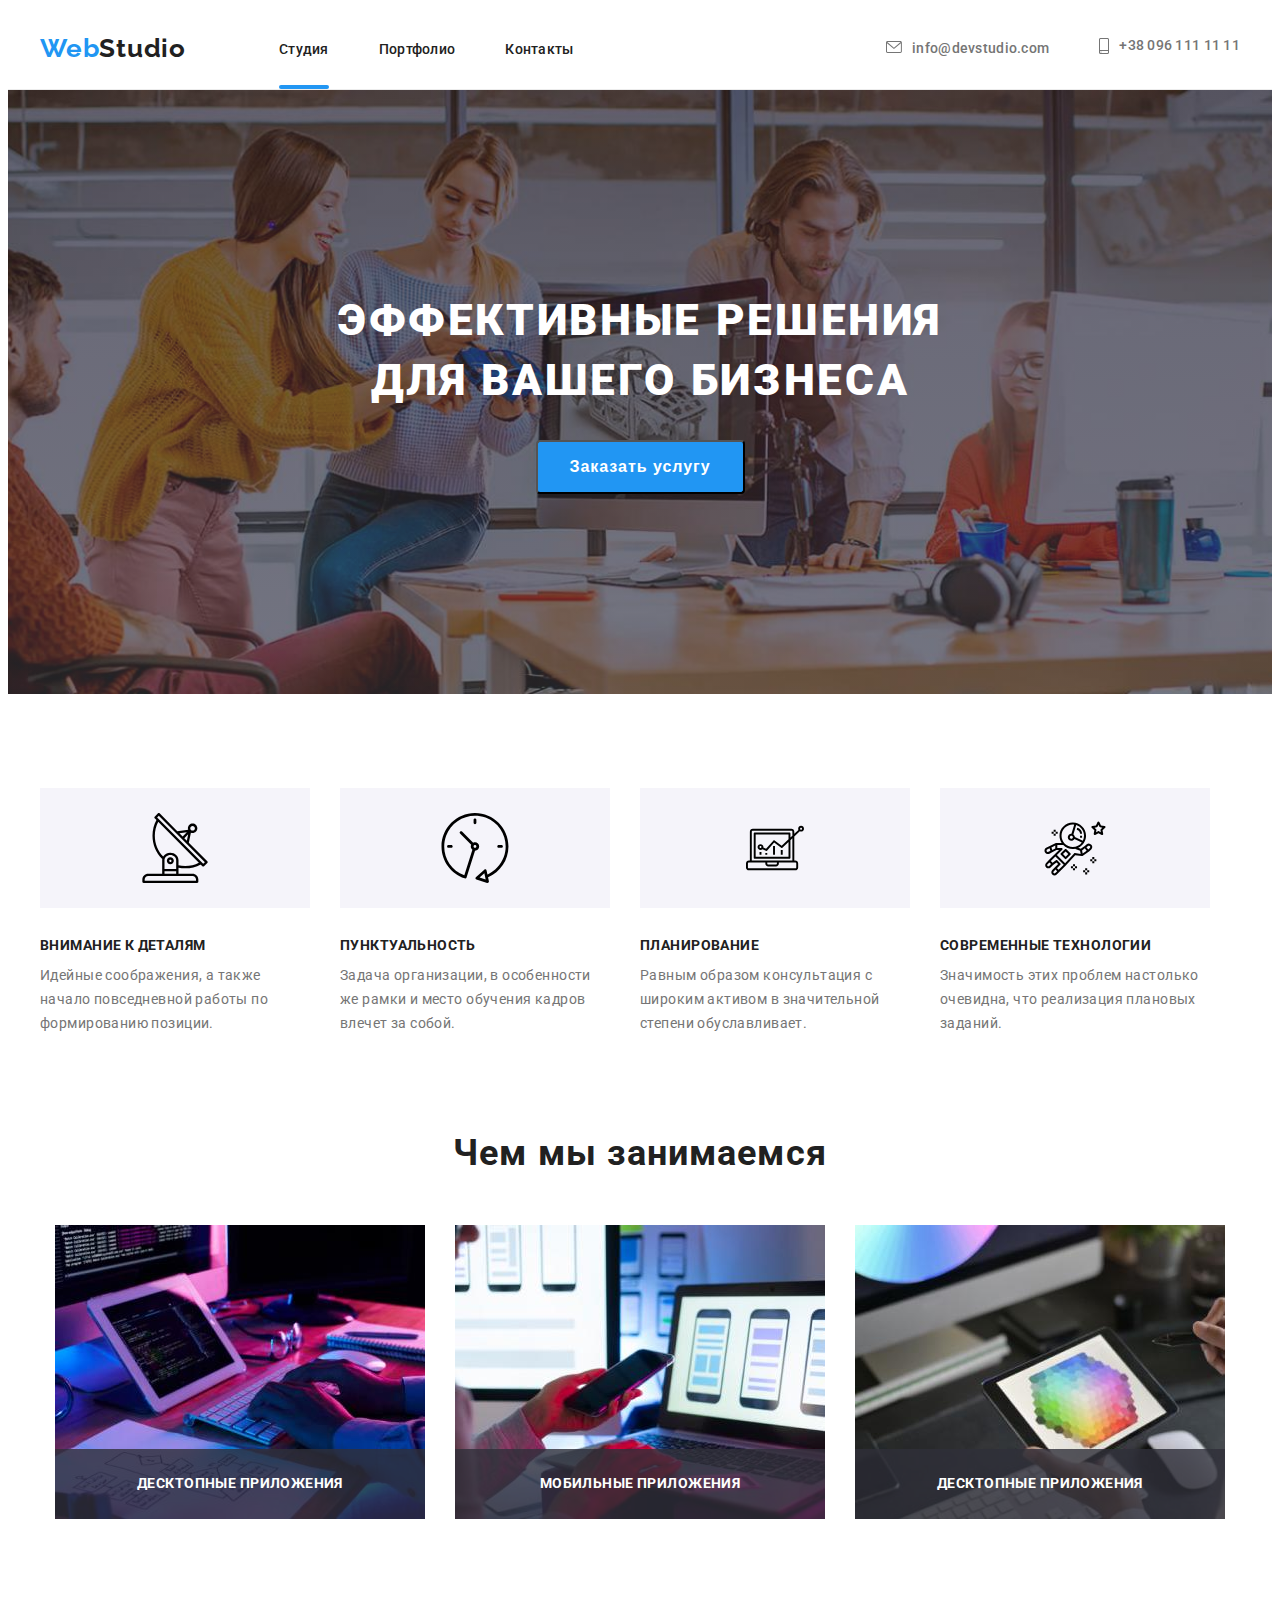
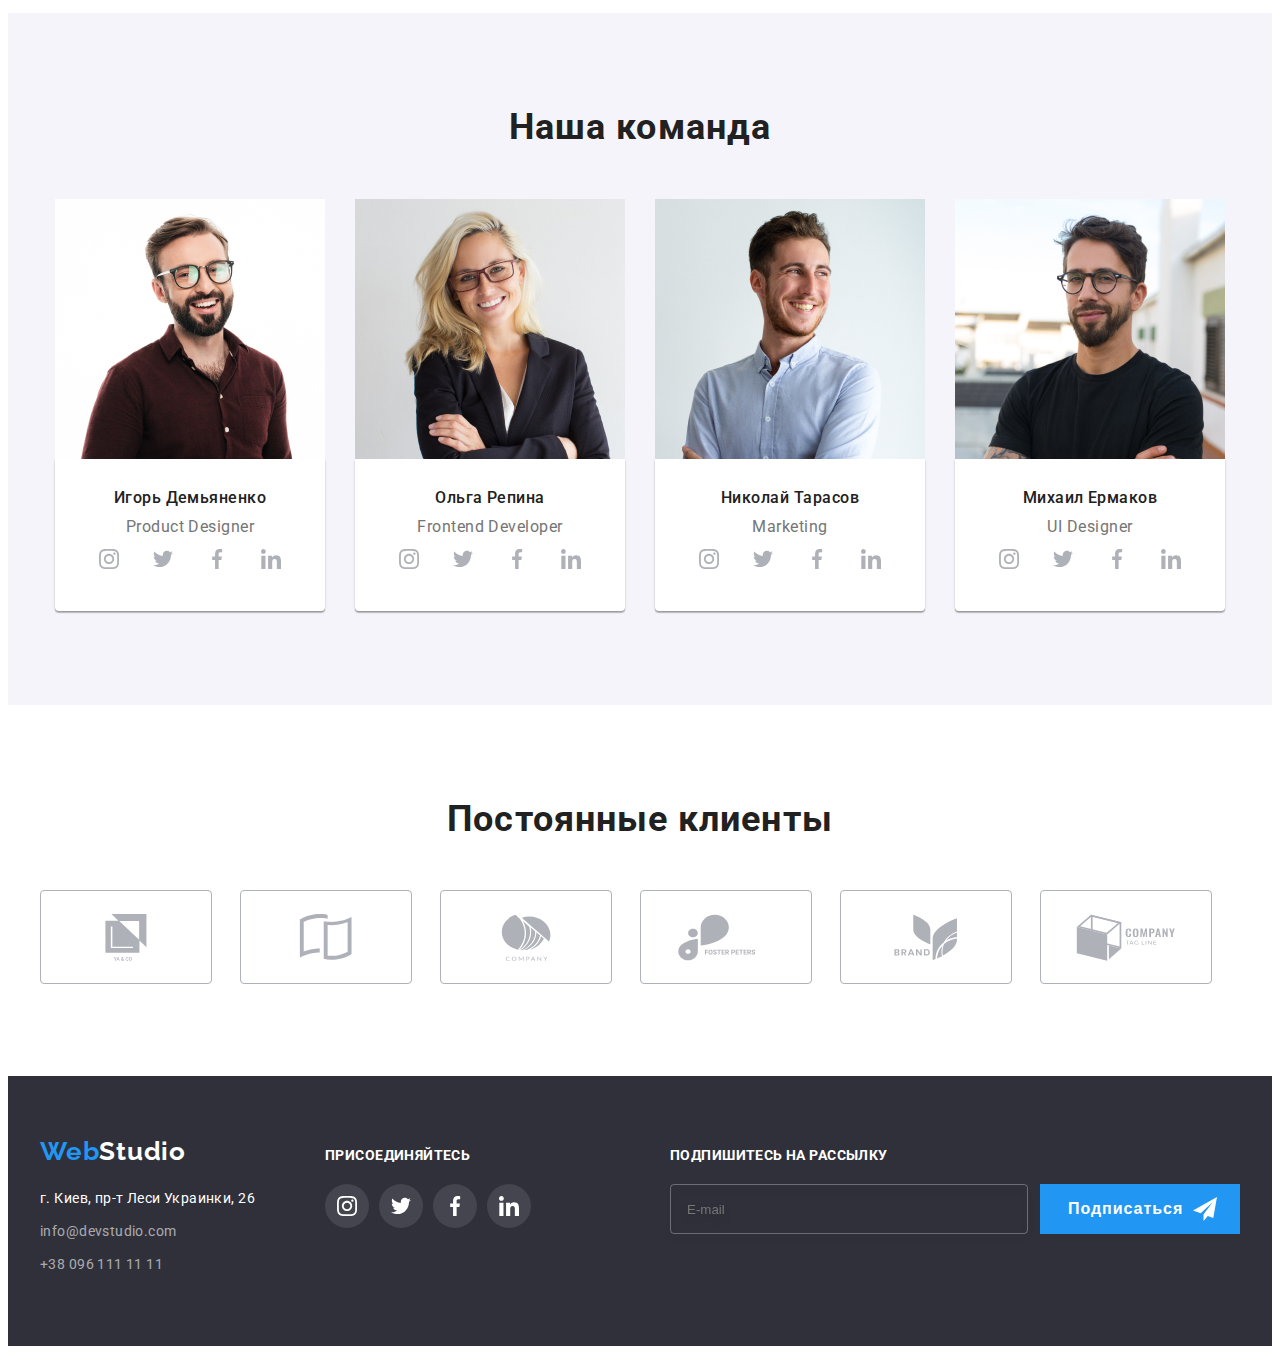
<file: index.html>
<!DOCTYPE html>
<html lang="ru">
<head>
    <meta charset="UTF-8">
    <meta http-equiv="X-UA-Compatible" content="IE=edge">
    <meta name="viewport" content="width=device-width, initial-scale=1.0">
    <title>Document</title>
    <link rel="stylesheet" href="https://cdnjs.cloudflare.com/ajax/libs/modern-normalize/1.1.0/modern-normalize.min.css" integrity="sha512-wpPYUAdjBVSE4KJnH1VR1HeZfpl1ub8YT/NKx4PuQ5NmX2tKuGu6U/JRp5y+Y8XG2tV+wKQpNHVUX03MfMFn9Q==" crossorigin="anonymous" referrerpolicy="no-referrer" />
    <link rel="preconnect" href="https://fonts.googleapis.com">
    <link rel="preconnect" href="https://fonts.gstatic.com" crossorigin>
    <link href="https://fonts.googleapis.com/css2?family=Raleway:wght@700&family=Roboto:wght@400;500;700;900&display=swap" rel="stylesheet">
    <link rel="stylesheet" href="https://cdnjs.cloudflare.com/ajax/libs/animate.css/4.1.1/animate.min.css"/>
    <link rel="stylesheet" href="./css/styles.css">
</head>


<!--------heder-------->
<body>
       <header class="header">
         <div class="container heder-container">
           <nav class="header-nav">
            <a href="/" class="logo link heder-logo animate__animated animate__pulse" lang="en"><span class="logo-begin link">Web</span>Studio</a>
               <ul class="list header-list">
                  <li class="header-item"><a class="link header-link activ" href="index.html">Студия</a></li>
                  <li class="header-item"><a class="link header-link" href="portfolio.html">Портфолио</a></li>
                  <li class="header-item"><a class="link header-link" href="">Контакты</a></li>
           
               </ul>
          </nav> 
            <ul class="list heder-container-box">
               <li class="heder-icon "> 
                  <a class="link header-mail header-link"
                   href="mailto:info@devstudio.com">
                 <svg class="heder-mail-icon" 
                     width="16" 
                     height="12" >
                   <use href="./img.css/symbol-defs.svg#icon-envelope">
                   </use> 
                 </svg> 
                 info@devstudio.com</a></li>
               
               
                 <li class="heder-icon"> 
                    <a class="link header-tel header-link " 
                     href="tel:+380961111111"> 
               <svg class="heder-tel-icon" 
                     width="10" 
                     height="16" >
                   <use href="./img.css/symbol-defs.svg#icon-smartphone">
                   </use> 
                 </svg> 
                 +38 096 111 11 11</a></li>
           </ul>
          </div>
        </header>

<!-----------hero--------------------->
 
       <main class="">
             <section class="hero hero-bg">
                 <h1 class="hero-text" > Эффективные решения для вашего бизнеса</h1>
                 <button class="hero-btn hero-link " type="button" data-modal-open > Заказать услугу </button>
             </section>



<!--------about-------->             
             <section class="about">
               <div class="container">
                <h2 hidden>преймущество</h2>
                 <ul class="about-list list">
                   
                  <li class="about-item">
                    <div class="about-box">
                      <svg class="icon-antena" 
                      widht="66" 
                      height="70">
                       <use href="./img.css/symbol-defs.svg#icon-antenna"></use>
                      </svg>
                      

                    </div>
                     <h3 class="about-title">Внимание к деталям</h3> 
                      <p class="about-text">Идейные соображения, а также начало повседневной работы по формированию позиции.</p>
                      
                   </li>

    
                    <li class="about-item">
                      <div class="about-box">
                        <svg class="icon-clock" 
                        widht="67" 
                        height="70">
                         <use href="./img.css/symbol-defs.svg#icon-clock"></use>
                        </svg>
                      
                      </div>
                      <h3 class="about-title">Пунктуальность</h3>
                        <p class="about-text">Задача организации, в особенности же рамки и место обучения кадров влечет за собой.</p>
                   </li>

    
                    <li class="about-item">
                      <div class="about-box">
                        <svg class="icon-antena" 
                        widht="70" 
                        height="58">
                         <use href="./img.css/symbol-defs.svg#icon-diagram"></use>
                        </svg>
                      
                      </div>
                      <h3 class="about-title">Планирование</h3>
                        <p class="about-text">Равным образом консультация с широким активом в значительной степени обуславливает.</p>
                    </li>

    
                    <li class="about-item">
                      <div class="about-box">
                        <svg class="icon-astronaut" 
                        widht="55" 
                        height="61">
                         <use href="./img.css/symbol-defs.svg#icon-astronaut"></use>
                        </svg>
                      
                      </div>
                      <h3 class="about-title">Современные технологии</h3>
                        <p class="about-text">Значимость этих проблем настолько очевидна, что реализация плановых заданий.</p>
                    </li>
                </ul>
              </div>
             </section>


<!----------about-second--------------->
             <section class="about-second">
               <h2 class="about-second-title">Чем мы занимаемся</h2>
                <ul class="list about-second-list">
                  <li class="about-second-img"> <img src="./img.1p/img1.jpg"
                     alt="печать кода на клаве" 
                     width="370"
                     height="294"
                      />
                      <p class="about-second-text">Десктопные приложения</p>
                   </li>

                   <li class="about-second-img"> <img src="./img.1p/img2.jpg"
                      alt="телефон и клава" 
                      width="370"
                      height="294"
                       />
                       <p class="about-second-text">Мобильные приложения</p>
                    </li>  

                   <li class="about-second-img"> <img src="./img.1p/img3.jpg" 
                      alt="планшет и клава" 
                      width="370"
                      height="294"
                       />
                       <p class="about-second-text">Десктопные приложения</p>
                </li>  
        </ul>
             </section>


<!--------------about-command------------>             
             <section class="about-command">
               <div class="container-about-command">
              
         <h2 class="about-command-title">Наша команда</h2>
          <ul class="list command-list">
            <li class="command-item"> <img src="./img.1p/img.command1.jpg"
                      alt="команда"
                      width="270"
                      height="260"
                />
                <div class="command-item-bottom">
                  <h3 class="about-command-title-name">Игорь Демьяненко</h3>
                    <p class="about-command-speciality" lang="en"> Product Designer </p>
                      
                      <ul class="command-social-list list">
                        <li class="command-social-title">
                           <a href="" class="command-social-link">
                             <svg class="command-social-icon" 
                             widht="20" 
                             height="20"> 
                               <use href="./img.css/symbol-defs.svg#icon-instagram"></use>
                           </svg>
                          </a>
                        </li>
                      
                      
                        <li class="command-social-title">
                           <a href="" class="command-social-link">
                           
                            <svg class="command-social-icon" 
                           widht="20" 
                           height="20"> 
                             <use href="./img.css/symbol-defs.svg#icon-twitter"></use>
                         </svg>
                        </a>
                        </li>
                      
                      
                        <li class="command-social-title">
                           <a href="" class="command-social-link">

                            <svg class="command-social-icon" 
                           widht="20" 
                           height="20"> 
                             <use href="./img.css/symbol-defs.svg#icon-facebook"></use>
                         </svg>
                        </a>
                        </li>
                      
                      
                        <li class="command-social-title">
                           <a href="" class="command-social-link">
                             <svg class="command-social-icon" 
                           widht="20" 
                           height="20"> 
                             <use href="./img.css/symbol-defs.svg#icon-linkedin"></use>
                         </svg>
                        </a>
                        </li>
                      </ul>

                </div>
            </li>

             <li class="command-item"> <img src="./img.1p/img.command2.jpg"
                      alt="команда"
                      width="270"
                      height="260"
                />
                <div class="command-item-bottom">
                  <h3 class="about-command-title-name">Ольга Репина</h3>
                  <p class="about-command-speciality" lang="en"> Frontend Developer </p>
                  <ul class="command-social-list list">
                    <li class="command-social-title">
                       <a href="" class="command-social-link">
                         <svg class="command-social-icon" 
                         widht="20" 
                         height="20"> 
                           <use href="./img.css/symbol-defs.svg#icon-instagram"></use>
                       </svg>
                      </a>
                    </li>
                  
                  
                    <li class="command-social-title">
                       <a href="" class="command-social-link">
                       
                        <svg class="command-social-icon" 
                       widht="20" 
                       height="20"> 
                         <use href="./img.css/symbol-defs.svg#icon-twitter"></use>
                     </svg>
                    </a>
                    </li>
                  
                  
                    <li class="command-social-title">
                       <a href="" class="command-social-link">

                        <svg class="command-social-icon" 
                       widht="20" 
                       height="20"> 
                         <use href="./img.css/symbol-defs.svg#icon-facebook"></use>
                     </svg>
                    </a>
                    </li>
                  
                  
                    <li class="command-social-title">
                       <a href="" class="command-social-link">
                         <svg class="command-social-icon" 
                       widht="20" 
                       height="20"> 
                         <use href="./img.css/symbol-defs.svg#icon-linkedin"></use>
                     </svg>
                    </a>
                    </li>
                  </ul>

                </div>
             </li>

            <li class="command-item"> <img src="./img.1p/img.command3.jpg"
                      alt="команда"
                      width="270"
                      height="260"
                />
                <div class="command-item-bottom">
                  <h3 class="about-command-title-name">Николай Тарасов</h3>
                   <p class="about-command-speciality" lang="en"> Marketing </p>
                   <ul class="command-social-list list">
                    <li class="command-social-title">
                       <a href="" class="command-social-link">
                         <svg class="command-social-icon" 
                         widht="20" 
                         height="20"> 
                           <use href="./img.css/symbol-defs.svg#icon-instagram"></use>
                       </svg>
                      </a>
                    </li>
                  
                  
                    <li class="command-social-title">
                       <a href="" class="command-social-link">
                       
                        <svg class="command-social-icon" 
                       widht="20" 
                       height="20"> 
                         <use href="./img.css/symbol-defs.svg#icon-twitter"></use>
                     </svg>
                    </a>
                    </li>
                  
                  
                    <li class="command-social-title">
                       <a href="" class="command-social-link">

                        <svg class="command-social-icon" 
                       widht="20" 
                       height="20"> 
                         <use href="./img.css/symbol-defs.svg#icon-facebook"></use>
                     </svg>
                    </a>
                    </li>
                  
                  
                    <li class="command-social-title">
                       <a href="" class="command-social-link">
                         <svg class="command-social-icon" 
                       widht="20" 
                       height="20"> 
                         <use href="./img.css/symbol-defs.svg#icon-linkedin"></use>
                     </svg>
                    </a>
                    </li>
                  </ul>

                </div>
            </li>

            <li class="command-item"> <img src="./img.1p/img.command4.jpg"
                      alt="команда"
                      width="270"
                      height="260"
                />
                <div class="command-item-bottom">
                  <h3 class="about-command-title-name">Михаил Ермаков</h3>
                  <p class="about-command-speciality" lang="en"> UI Designer </p>
                  <ul class="command-social-list list">
                    <li class="command-social-title">
                       <a href="" class="command-social-link">
                         <svg class="command-social-icon" 
                         widht="20" 
                         height="20"> 
                           <use href="./img.css/symbol-defs.svg#icon-instagram"></use>
                       </svg>
                      </a>
                    </li>
                  
                  
                    <li class="command-social-title">
                       <a href="" class="command-social-link">
                       
                        <svg class="command-social-icon" 
                       widht="20" 
                       height="20"> 
                         <use href="./img.css/symbol-defs.svg#icon-twitter"></use>
                     </svg>
                    </a>
                    </li>
                  
                  
                    <li class="command-social-title">
                       <a href="" class="command-social-link">

                        <svg class="command-social-icon" 
                       widht="20" 
                       height="20"> 
                         <use href="./img.css/symbol-defs.svg#icon-facebook"></use>
                     </svg>
                    </a>
                    </li>
                  
                  
                    <li class="command-social-title">
                       <a href="" class="command-social-link">
                         <svg class="command-social-icon" 
                       widht="20" 
                       height="20"> 
                         <use href="./img.css/symbol-defs.svg#icon-linkedin"></use>
                     </svg>
                    </a>
                    </li>
                  </ul>

                </div>
            </li>

        </ul>
      </div>
             </section>



<!---------clients----------> 
             <section class="clients">
               <div class="container-clients">
                <h2 class="permanent-clients">Постоянные клиенты</h2>
                 <ul class="list-clients list">
                   <li class="title-clients">
                     <a href="" class="clients-icon">
                       <svg class="permanent-clients-icon"
                       widht="41"
                       height="47">
                       <use href="./img.css/symbol-defs.svg#icon-Union">
                       </use>
                      </svg>
                     </a>
                   </li>

                   <li class="title-clients">
                    <a href="" class="clients-icon">
                      <svg class="permanent-clients-icon"
                      widht="41"
                      height="47">
                      <use href="./img.css/symbol-defs.svg#icon-Union-1">
                      </use>
                     </svg>
                    </a>
                  </li>

                  <li class="title-clients">
                    <a href="" class="clients-icon">
                      <svg class="permanent-clients-icon"
                      widht="41"
                      height="47">
                      <use href="./img.css/symbol-defs.svg#icon-Object">
                      </use>
                     </svg>
                    </a>
                  </li>

                  <li class="title-clients">
                    <a href="" class="clients-icon">
                      <svg class="permanent-clients-icon"
                      widht="41"
                      height="47">
                      <use href="./img.css/symbol-defs.svg#icon-group">
                      </use>
                     </svg>
                    </a>
                  </li>

                  <li class="title-clients">
                    <a href="" class="clients-icon">
                      <svg class="permanent-clients-icon"
                      widht="41"
                      height="47">
                      <use href="./img.css/symbol-defs.svg#icon-group-1">
                      </use>
                     </svg>
                    </a>
                  </li>

                  <li class="title-clients">
                    <a href="" class="clients-icon">
                      <svg class="permanent-clients-icon"
                      widht="41"
                      height="47">
                      <use href="./img.css/symbol-defs.svg#icon-Object-1">
                      </use>
                     </svg>
                    </a>
                  </li>
                 </ul>
               </div>

             </section>

<!---------contacts---------->             
             <footer class="contacts">
            <div class="footer-contacts container">
             <div>  
              <a href="/" class="logo-footer link" lang="en"><span class="logo-begin link">Web</span>Studio</a>
                <address class="contacts-address">
                    <ul class="contacts-list list">
                      <li class="contacts-item"> <a class="contacts-link-address link" href="https://goo.gl/maps/XQGekrigaQS9kqwcA"
                        target="_blank" rel="nooperen noreferren">
                         г. Киев, пр-т Леси Украинки, 26 
                      </a>
                      </li>
                
                      <li class="contacts-item"> <a class="contacts-link link " href="mailto:info@devstudio.com">info@devstudio.com</a> </li>
                      <li class="contacts-item"> <a class="contacts-link link" href="tel:+380961111111">+38 096 111 11 11</a> </li> 
                    </ul>
                </address>
              </div> 

              <div class="footer-contacts-icon">
                <p class="join">присоединяйтесь</p>
                 <ul class="join-list list">
                   <li class="join-item">
                     <a href="" class="join-icon">
                       <svg class="icons"
                        widht="20"
                        height="20">
                         <use href="./img.css/symbol-defs.svg#icon-instagram">
                         </use>
                       </svg>
                     </a>
                    </li>

                    <li class="join-item">
                      <a href="" class="join-icon">
                        <svg class="icons"
                         widht="20"
                         height="20">
                          <use href="./img.css/symbol-defs.svg#icon-twitter">
                          </use>
                        </svg>
                      </a>
                     </li>

                     <li class="join-item">
                      <a href="" class="join-icon">
                        <svg class="icons"
                         widht="20"
                         height="20">
                          <use href="./img.css/symbol-defs.svg#icon-facebook">
                          </use>
                        </svg>
                      </a>
                     </li>

                     <li class="join-item">
                      <a href="" class="join-icon">
                        <svg class="icons"
                         widht="20"
                         height="20">
                          <use href="./img.css/symbol-defs.svg#icon-linkedin">
                          </use>
                        </svg>
                      </a>
                     </li>
                 </ul>
              </div>
               <div class="footer-contacts-mailing">
                 <p class="mailing">Подпишитесь на рассылку</p>
                   <form action="#" class="contacts-mailing">
                     <div class="subscription-field">
                      <input type="text" 
                      class="email" 
                      name="name"
                      placeholder="E-mail">
                    <button type="submit" class="submit-btn">Подписаться
                      <svg class="subscription-icon"
                        width="24"
                        height="24">
                        <use href="./img.css/symbol-defs2.svg#icon-icon-send"> 

                        </use>

                      </svg>

                    </button>
                  </div>
                   </form>

               </div>
            </div>
             </footer>
              
             
             <div class="backdrop is-hidden " data-modal>
                <div class="modal">
                  <p class="modal-title"> Оставьте свои данные, мы вам перезвоним </p>
                  <form action="#">
                    
                     <div class="form-field">
                      <label class="input-text" for="user-text">Имя</label>
                      <div class="input-wrap">
                       <input 
                       type="text"
                       class="form-input"
                       name="user-name" 
                       placeholder=""
                       id="user-name"
                     />
                       <svg class="input-icon" width="12" height="12">
                         <use href="./img.modal/symbol-defs.svg#icon-Vector"></use>
                       </svg>
                      </div>
                    </div>

                    <div class="form-field">
                      <label class="input-text" for="user-text">Телефон</label>
                      <div class="input-wrap">
                    <input 
                     type="tel"  
                     class="form-input"
                     name="user-tel"
                     placeholder=""
                     id="user-tel"
                     />
                     <svg class="input-icon" width="13" height="13">
                      <use href="./img.modal/symbol-defs.svg#icon-Vector-1"></use>
                    </svg>
                  </div>
                    </div> 

                    <div class="form-field"> 
                      <label class="input-text" for="user-text">Почта</label>
                      <div class="input-wrap">
                    <input 
                     type="mail" 
                     class="form-input"
                     name="user-email"
                     placeholder=""
                     id="user-email"
                     />
                     <svg class="input-icon" width="15" height="12">
                      <use href="./img.modal/symbol-defs.svg#icon-Vector-2"></use>
                    </svg>
                  </div>
                    </div>

                       <div class="form-field">
                         <label class="input-text" for="user-text">Комментарий</label>
                         <textarea 
                         name="user-text"
                         placeholder="Введите текст"
                         id="user-text"
                         class="form-text"></textarea>
                        </div>
                        <div class="form-policy">
                          <input type="checkbox" 
                          name="policy" 
                          id="policy" 
                          class="policy-check visually-hidden"
                          /><label for="policy" class="check-text">Соглашаюсь с рассылкой и принимаю  <a href="" class="form-policy-link"> Условия договора</a> </label>

                        </div>
                        

                       <button type="submit" class="modal-btn"> Отправить </button> 
                   </form>
                  <button type="button" class="modal-close" data-modal-close>
                    <svg class="model-close-icon"
                      width="11"
                      height="11">
                      <use href="./img.css/symbol-defs.svg#icon-close-black">
                         
                      </use>
                    </svg>
                    

                    

                  </button>
              
                </div>

               </div>
</main>
<script src="./js/modal.js">
                  
</script>
</body>
</html>
</file>
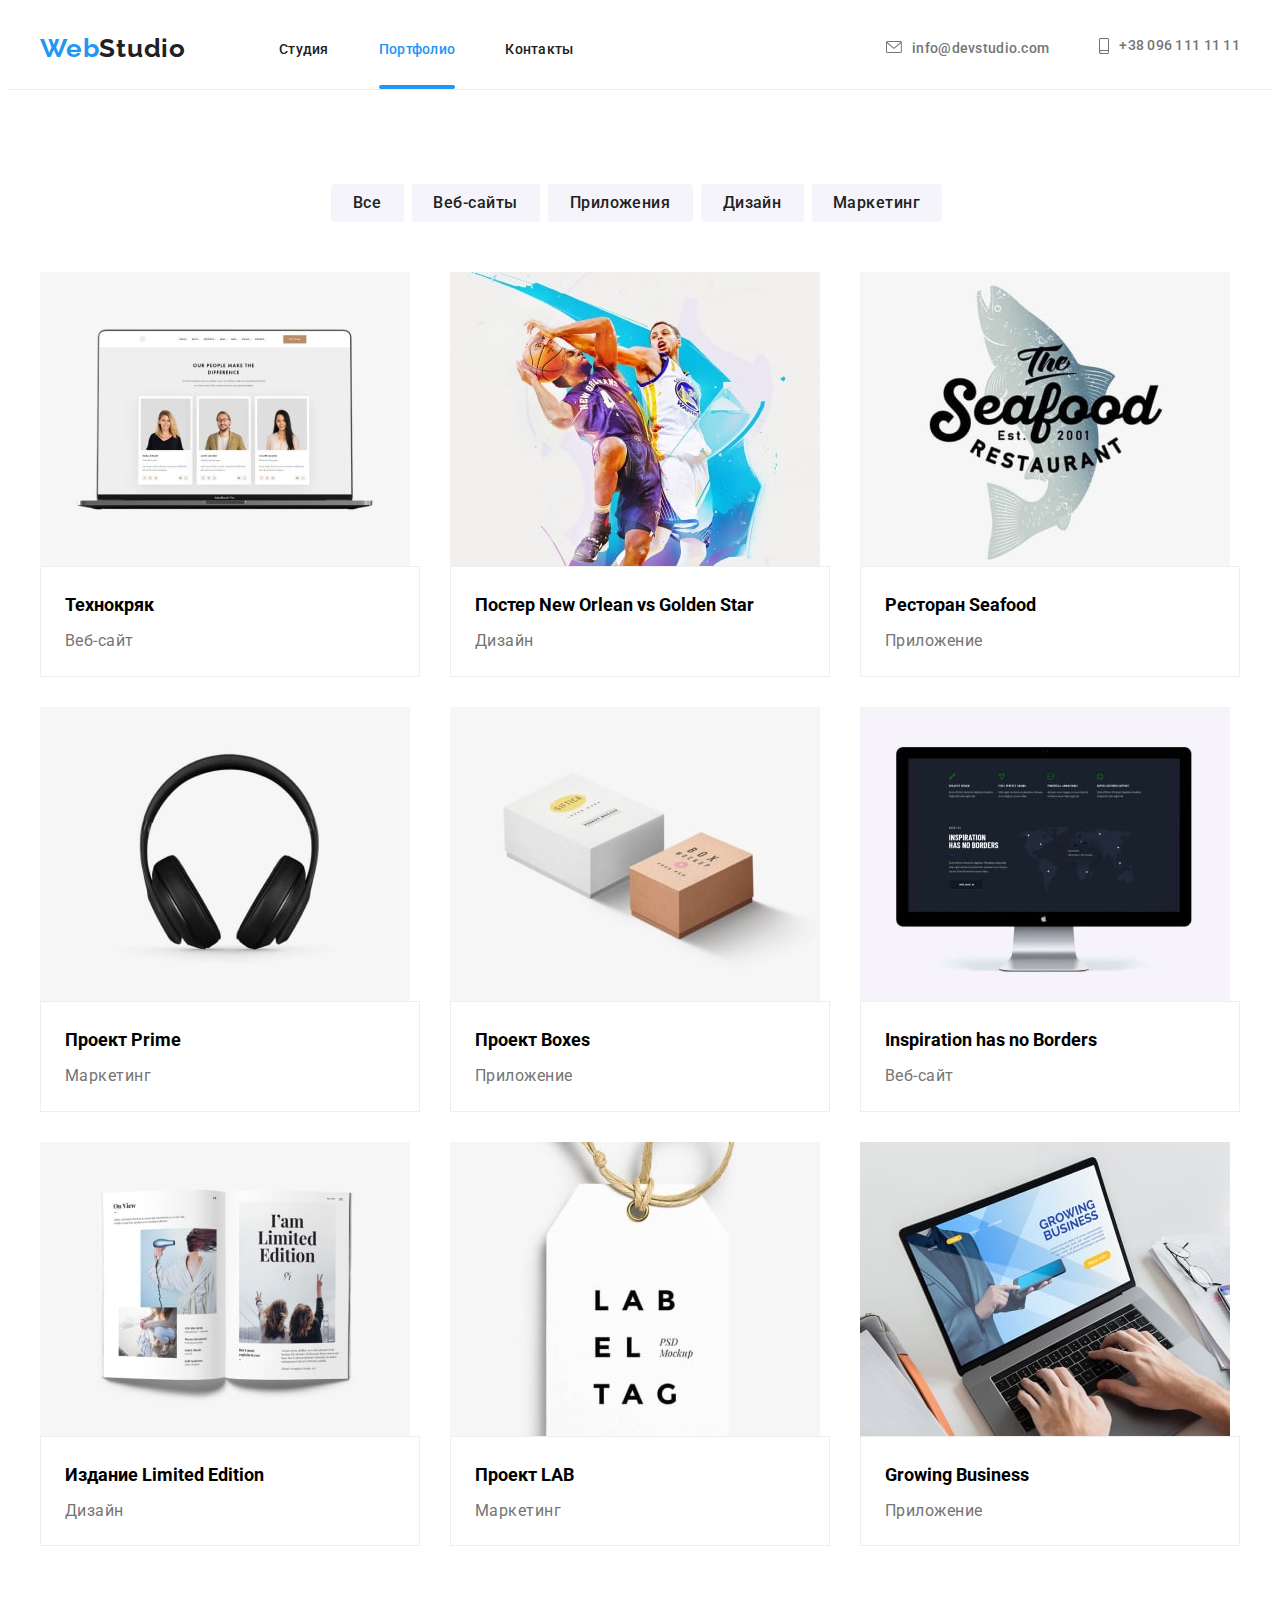
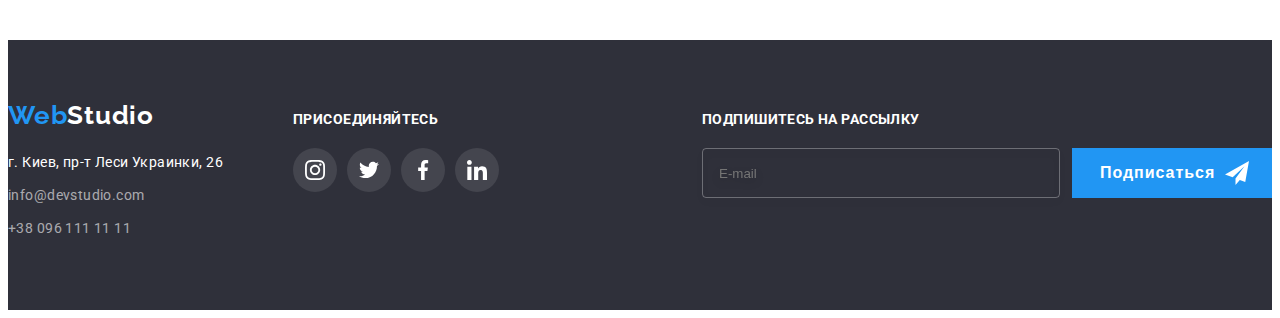
<file: portfolio.html>
<!DOCTYPE html>
<html lang="ru">
<head>
    <meta charset="UTF-8">
    <meta http-equiv="X-UA-Compatible" content="IE=edge">
    <meta name="viewport" content="width=device-width, initial-scale=1.0">
    <title>Document</title>
    <link rel="stylesheet" href="https://cdnjs.cloudflare.com/ajax/libs/modern-normalize/1.1.0/modern-normalize.min.css" integrity="sha512-wpPYUAdjBVSE4KJnH1VR1HeZfpl1ub8YT/NKx4PuQ5NmX2tKuGu6U/JRp5y+Y8XG2tV+wKQpNHVUX03MfMFn9Q==" crossorigin="anonymous" referrerpolicy="no-referrer" />
    <link rel="preconnect" href="https://fonts.googleapis.com">
    <link rel="preconnect" href="https://fonts.gstatic.com" crossorigin>
    <link href="https://fonts.googleapis.com/css2?family=Raleway:wght@700&family=Roboto:wght@400;500;700;900&display=swap" rel="stylesheet">
    <link rel="stylesheet" href="./css/styles.css">
</head>


<!--------heder--------->
<body>
    <header class="header">
      <div class="container heder-container">
        <nav class="header-nav">
          <a href="/" class="logo link heder-logo" lang="en"><span class="logo-begin link">Web</span>Studio</a>
            <ul class="list header-list">
               <li class="header-item"><a class="link header-link" href="index.html">Студия</a></li>
               <li class="header-item"><a class="link header-link activ header-link-portfolio " href="portfolio.html">Портфолио</a></li>
               <li class="header-item"><a class="link header-link" href="">Контакты</a></li>
        
            </ul>
       </nav> 
       <ul class="list heder-container-box">
        <li class="heder-icon"> 
           <a class="link header-mail header-link"
            href="mailto:info@devstudio.com">
          <svg class="heder-mail-icon" 
              width="16" 
              height="12" >
            <use href="./img.css/symbol-defs.svg#icon-envelope">
            </use> 
          </svg> 
          info@devstudio.com</a></li>
        
        
          <li class="heder-icon"> 
             <a class="link header-tel header-link " 
              href="tel:+380961111111"> 
        <svg class="heder-tel-icon" 
              width="10" 
              height="16" >
            <use href="./img.css/symbol-defs.svg#icon-smartphone">
            </use> 
          </svg> 
          +38 096 111 11 11</a></li>
    </ul>
   </div>
 </header>


<!----------hero-second-portfolio--------->
    <section class="hero-second">
       <button class="hero-second-portfolio-btn btn-1 hero-link hero-second-btn hero-second-text-portfolio  hero-second-focus" type="button">Все</button>
       <button class="hero-second-portfolio-btn btn-2 hero-link hero-second-btn hero-second-text-portfolio  hero-second-focus" type="button">Веб-сайты</button>
       <button class="hero-second-portfolio-btn btn-3 hero-link hero-second-btn hero-second-text-portfolio  hero-second-focus" type="button">Приложения</button>
       <button class="hero-second-portfolio-btn btn-4 hero-link hero-second-btn hero-second-text-portfolio  hero-second-focus" type="button">Дизайн</button>
       <button class="hero-second-portfolio-btn btn-5 hero-link hero-second-btn hero-second-text-portfolio  hero-second-focus" type="button">Маркетинг</button>
    </section>


               
<!--------about-portfolio--------> 
    <section class="about-second-portfolio">
      <div class="container-portfolio">
      <ul class="list list-about-portfolio">
        <li class="about-portfolio">
          <div class="about-portfolio-wrap">
          <img src="./img.port/img1-min.jpg"
             alt="ноут"
             width="370"
             height="294"/>
             <p class="about-portfolio-top-text">Технокряк это современная площадка распространения коронавируса. Компании используют эту платформу для цифрового шпионажа и атак на защищённые сервера конкурентов.</p>
          </div>
             
             <div class="ab-portfolio">
             <h2 class="about-second-portfolio-title">Технокряк </h2> 
             <p class="about-second-portfolio-text">Веб-сайт</p>
            </div> 
        
        </li>

        <li class="about-portfolio">
          <div class="about-portfolio-wrap">
          <img src="./img.port/img2-min.jpg"
          alt="ноут"
          width="370"
          height="294"/>
          <p class="about-portfolio-top-text">Технокряк это современная площадка распространения коронавируса. Компании используют эту платформу для цифрового шпионажа и атак на защищённые сервера конкурентов.</p>
          </div>
          
          <div class="ab-portfolio">
          <h2 class="about-second-portfolio-title">Постер New Orlean vs Golden Star </h2> 
          <p class="about-second-portfolio-text">Дизайн</p>
          </div> 
     
     </li>

     <li class="about-portfolio">
      <div class="about-portfolio-wrap"> 
      <img src="./img.port/img3-min.jpg"
      alt="ноут"
      width="370"
      height="294"/>
      <p class="about-portfolio-top-text">Технокряк это современная площадка распространения коронавируса. Компании используют эту платформу для цифрового шпионажа и атак на защищённые сервера конкурентов.</p>
      </div>
      
      <div class="ab-portfolio">
      <h2 class="about-second-portfolio-title">Ресторан Seafood </h2> 
      <p class="about-second-portfolio-text">Приложение</p>
    </div> 
 
 </li>

 <li class="about-portfolio">
  <div class="about-portfolio-wrap"> 
  <img src="./img.port/img4-min.jpg"
  alt="ноут"
  width="370"
  height="294"/>
  <p class="about-portfolio-top-text">Технокряк это современная площадка распространения коронавируса. Компании используют эту платформу для цифрового шпионажа и атак на защищённые сервера конкурентов.</p>
  </div>
  
  <div class="ab-portfolio">
  <h2 class="about-second-portfolio-title">Проект Prime </h2> 
  <p class="about-second-portfolio-text"> Маркетинг</p>
</div> 

</li>

 <li class="about-portfolio">
  <div class="about-portfolio-wrap"> 
  <img src="./img.port/img5-min.jpg"
  alt="ноут"
  width="370"
  height="294"/>
  <p class="about-portfolio-top-text">Технокряк это современная площадка распространения коронавируса. Компании используют эту платформу для цифрового шпионажа и атак на защищённые сервера конкурентов.</p>
  </div>
  
  <div class="ab-portfolio">
  <h2 class="about-second-portfolio-title">Проект Boxes</h2> 
  <p class="about-second-portfolio-text">Приложение</p>
</div> 

</li>

<li class="about-portfolio">
  <div class="about-portfolio-wrap">
  <img src="./img.port/img6-min.jpg"
  alt="ноут"
  width="370"
  height="294"/>
  <p class="about-portfolio-top-text">Технокряк это современная площадка распространения коронавируса. Компании используют эту платформу для цифрового шпионажа и атак на защищённые сервера конкурентов.</p>
  </div>
  
  <div class="ab-portfolio">
  <h2 class="about-second-portfolio-title">Inspiration has no Borders</h2> 
  <p class="about-second-portfolio-text">Веб-сайт</p>
</div> 

</li>

<li class="about-portfolio">
  <div class="about-portfolio-wrap">
  <img src="./img.port/img7-min.jpg"
  alt="ноут"
  width="370"
  height="294"/>
  <p class="about-portfolio-top-text">Технокряк это современная площадка распространения коронавируса. Компании используют эту платформу для цифрового шпионажа и атак на защищённые сервера конкурентов.</p>
  </div>
  
  <div class="ab-portfolio">
  <h2 class="about-second-portfolio-title">Издание Limited Edition</h2> 
  <p class="about-second-portfolio-text">Дизайн</p>
</div> 

</li>

<li class="about-portfolio">
  <div class="about-portfolio-wrap">
  <img src="./img.port/img8-min.jpg"
  alt="ноут"
  width="370"
  height="294"/>
  <p class="about-portfolio-top-text">Технокряк это современная площадка распространения коронавируса. Компании используют эту платформу для цифрового шпионажа и атак на защищённые сервера конкурентов.</p>
  </div>
  
  <div class="ab-portfolio">
  <h2 class="about-second-portfolio-title">Проект LAB</h2> 
  <p class="about-second-portfolio-text">Маркетинг</p>
</div> 

</li>

<li class="about-portfolio">
  <div class="about-portfolio-wrap">
  <img src="./img.port/img9-min.jpg"
  alt="ноут"
  width="370"
  height="294"/>
  <p class="about-portfolio-top-text">Технокряк это современная площадка распространения коронавируса. Компании используют эту платформу для цифрового шпионажа и атак на защищённые сервера конкурентов.</p>
  </div>
  
  <div class="ab-portfolio">
  <h2 class="about-second-portfolio-title">Growing Business</h2> 
  <p class="about-second-portfolio-text">Приложение</p>
</div> 

</li>
      </ul>
    </div>

    </section>


<!---------contacts---------->             
<footer class="contacts">
  <div class="footer-contacts">
   <div>  
    <a href="/" class="logo-footer link" lang="en"><span class="logo-begin link">Web</span>Studio</a>
      <address class="contacts-address">
          <ul class="contacts-list list">
            <li class="contacts-item"> <a class="contacts-link-address link" href="https://goo.gl/maps/XQGekrigaQS9kqwcA"
              target="_blank" rel="nooperen noreferren">
               г. Киев, пр-т Леси Украинки, 26 
            </a>
            </li>
      
            <li class="contacts-item"> <a class="contacts-link link " href="mailto:info@devstudio.com">info@devstudio.com</a> </li>
            <li class="contacts-item"> <a class="contacts-link link" href="tel:+380961111111">+38 096 111 11 11</a> </li> 
          </ul>
      </address>
    </div> 

    <div class="footer-contacts-icon">
      <h3 class="join">присоединяйтесь</h3>
       <ul class="join-list list">
         <li class="join-item">
           <a href="" class="join-icon">
             <svg class="icons"
              widht="20"
              height="20">
               <use href="./img.css/symbol-defs.svg#icon-instagram">
               </use>
             </svg>
           </a>
          </li>

          <li class="join-item">
            <a href="" class="join-icon">
              <svg class="icons"
               widht="20"
               height="20">
                <use href="./img.css/symbol-defs.svg#icon-twitter">
                </use>
              </svg>
            </a>
           </li>

           <li class="join-item">
            <a href="" class="join-icon">
              <svg class="icons"
               widht="20"
               height="20">
                <use href="./img.css/symbol-defs.svg#icon-facebook">
                </use>
              </svg>
            </a>
           </li>

           <li class="join-item">
            <a href="" class="join-icon">
              <svg class="icons"
               widht="20"
               height="20">
                <use href="./img.css/symbol-defs.svg#icon-linkedin">
                </use>
              </svg>
            </a>
           </li>
       </ul>
    </div>
    <div class="footer-contacts-mailing">
      <h3 class="mailing">Подпишитесь на рассылку</h3>
        <form action="#" class="contacts-mailing">
          <div class="subscription-field">
           <input type="text" 
           class="email" 
           name="name"
           placeholder="E-mail">
         <button type="submit" class="submit-btn">Подписаться
           <svg class="subscription-icon"
             width="24"
             height="24">
             <use href="./img.css/symbol-defs2.svg#icon-icon-send"> 

             </use>

           </svg>

         </button>
       </div>
        </form>

    </div>
 </div>
  </footer>
  </div>
   </footer>
</main>
</body>
</html>
</file>
<file: css/styles.css>
:root{
    --main-title-color:#FFFFFF;
    --second-title-color:#212121;
    --main-text-color:#757575; 
    --second-text-color:#FFFFFF;
    --accent-color: #2196F3;
    --main-btn-color: #FFFFFF;
    --header-text-color: #212121;
    --hero-btn: #212121;
    --transition-duration: 250ms;
    --main-cubic: cubic-bezier(0.4, 0, 0.2, 1);
}

a,
p,
h1,
h2,
h3,
h4 {
    margin: 0;
}

ul {
    margin: 0;
    padding: 0;
}

img {
    display: block; 
}

.container {
    width: 1200px;
    padding-left: 15px;
    padding-right: 15px;
    margin: 0 auto;
}

button {
    cursor: pointer;
}

body {
    font-family: Roboto ,sans-serif;
}



.list {
    list-style: none;
}



.link {
    text-decoration: none; 
}

/*---------logo--------------*/

.logo-footer {
    font-family: 
    Raleway;
    font-style: normal;
    font-weight: 700;
    font-size: 26px;
    line-height: 1.19;
    letter-spacing: 0.03em;
    color: var(--main-title-color);
}


.logo-begin { 
    font-family: Raleway;
    font-style: normal;
    font-weight: 700;
    font-size: 26px;
    line-height: 1.19;
    letter-spacing: 0.03em;
    color: #2196F3;
}

.logo {
    font-family: 
    Raleway;
    font-style: normal;
    font-weight: 700;
    font-size: 26px;
    line-height: 1.19;
    letter-spacing: 0.03em;
    color: #212121;  
}


/*--------------header--------------------------------------------*/

.header {
    padding-top: 25px;
    padding-bottom: 25px;
    border-bottom: 1px solid #ECECEC;
}

.heder-logo {
    margin-right: 93px;
}

.header-list {
    display: flex;
}


.header-nav {
    display: flex;
    align-items: center;
}


.heder-container {
    display: flex;
    align-items: center;
}


.heder-container-box {
    display: flex;
    margin-left: auto;
    }


.header-item:not(:last-child) {
    margin-right: 50px;
}

.header-link {
    font-weight: 500;
    font-size: 14px;
    line-height: 1.14;
    letter-spacing: 0.02em;
    color: var(--header-text-color);
    background-color: transparent;
    transition: color var(--transition-duration) , var(--main-cubic);
    position: relative;
}

.header-link.activ::after {
    content: "";
    width: 100%;
    height: 4px;
    background-color: var(--accent-color);
    position: absolute;
    display: block;
    border-radius: 2px;
    bottom: -32px;
    left: 0;
}

    .header-link:focus,
    .header-link:hover {
    color: var(--accent-color);
}



.header-tel {
    display: inline-flex;
    margin-left: 50px;
    font-weight: 500;
    font-size: 14px;
    line-height: 1.14;
    letter-spacing: 0.02em;
    color: var(--main-text-color)
    
}

.header-mail {
    display: inline-flex;
    font-weight: 500;
    font-size: 14px;
    line-height: 1.14;
    letter-spacing: 0.02em;
    color: var(--main-text-color)
    
}
.heder-tel-icon {
    margin-right: 10px;
    fill: currentColor;
}
.heder-mail-icon {
    margin-right: 10px;
    fill: currentColor;
}





/*------------hero-----------------------------------------------*/
.hero-bg {
max-width: 1600px;
margin-left: auto;
margin-right: auto;
background-color: var(--main-text-color);
background-image: 
      linear-gradient(rgba(55, 47, 58, 0.4),
    rgba(86, 86, 92, 0.4)),
      url(../img.1p/Img.hero.jpg); 
background-repeat: no-repeat;
background-position: center;
background-size: cover;
}


.hero {
 
    padding-top: 200px ;
    padding-bottom: 200px;
}



.hero-btn {
    background: #2196F3;
    font-weight: 700;
    line-height: 1.87;
    font-size: 16px;
    display: flex;
    align-items: center;
    text-align: center;
    letter-spacing: 0.06em;
    color: var(--main-btn-color);
    margin: 0 auto;
    display: block;
    padding: 10px 32px;
    border-radius: 4px;
    
    

    margin-top: 30px;
    margin-left: auto;
    margin-right: auto;
}
.hero-btn:focus 
.hero-btn:hover{
    background-color: #188CE8;
    
}


.hero-text {
    font-weight: 900;
    font-size: 44px;
    line-height: 1.37;
    text-align: center;
    letter-spacing: 0.06em;
    text-transform: uppercase;
    color: var(--main-title-color);
    width: 696px;
    

    margin-bottom: 30px;
    margin-left: auto;
    margin-right: auto;
}





/*------------about------------------------*/

.about-box {
    display: flex;
    justify-content: center;
    align-items: center;
    height: 120px;
    width: 270px;
    background-color: #F5F4FA;
    margin-bottom: 30px;
}

.about-item {
    flex-basis: calc(100% / 4);
    margin-right: 30px; 
}

.about-list {
    display: flex;
    flex-direction: row;
}

.about-text {
    
    width: 270px;
    height: 75px;
    top: 800px;
    left: 515px;

    font-weight:400;
    font-size: 14px;
    line-height: 1.71;
    letter-spacing: 0.03em;
    color: var(--main-text-color) 
    

}

.about {
    padding-top: 94px;
    padding-bottom: 94px;
}



.about-title{
    width: 270px;
    height: 16px;
    top: 774px;
    left: 515px;


    font-weight: 700;
    font-size: 14px;
    line-height: 1.14;
    letter-spacing: 0.03em;
    text-transform: uppercase;
    margin-bottom: 10px;
    color: var(--second-title-color)
}



/*------------about-second---------------------------*/



.about-second {
    padding-bottom: 94px;
}

.about-second-img:not(:last-child) {
    margin-right: 30px;
}

.about-second-img {
    position: relative;
}

.about-second-list {
    display: flex;
    justify-content: center;
}


.about-second-title {
    font-weight: 700;
    font-size: 36px;
    line-height: 1.16;
    text-align: center;
    letter-spacing: 0.03em;
    margin-bottom: 50px;
    color: var(--second-title-color)
    
}

.about-second-text {
    position: absolute;
    bottom: 0;
    left: 0;
    background-color: rgba(47, 48, 58, 0.8);
    font-weight: 700;
    font-size: 14px;
    line-height: 1.14;
    text-align: center;
    letter-spacing: 0.03em;
    text-transform: uppercase;
    color: #FFFFFF;
    width: 370px;
    height: 70px;
    display: flex;
    align-items: center;
    justify-content: center;
}

/*-----------about-command---------------------*/

.about-command {
    background: #F5F4FA;
    padding-top: 94px;
    padding-bottom: 94px;

}

.about-command-title {
    
    font-weight: 700;
    font-size: 36px;
    line-height: 1.16;
    text-align: center;
    letter-spacing: 0.03em;
    margin-bottom: 50px;
    color: var(--second-title-color)
    
}


.command-list {
    display: flex;
    flex-wrap: wrap;
    justify-content: center;
    margin-left: -30px;
    
}

.command-item {

    margin-left: 30px;
    
}

.command-item-bottom {
    padding-top: 30px;
    padding-bottom: 30px;

    background: #FFFFFF;
    box-shadow: 0px 1px 3px rgba(0, 0, 0, 0.12), 0px 1px 1px rgba(0, 0, 0, 0.14), 0px 2px 1px rgba(0, 0, 0, 0.2);
    border-radius: 0px 0px 4px 4px;
}

.about-command-title-name {
    font-weight: 500;
    font-size: 16px;
    line-height: 1.18;
    text-align: center;
    letter-spacing: 0.03em;
    margin-bottom: 10px;
    color: var(--second-title-color)
}

.about-command-speciality {
    font-weight: 400;
    font-size: 16px;
    line-height: 1.18;
    text-align: center;
    letter-spacing: 0.03em;
    color: var(--main-text-color)
}

.command-social-list {
    display: flex;
    justify-content: center;
}

.command-social-title {
    width: 44px;
    height: 44px;
}

.command-social-title + .command-social-title {
    margin-left: 10px;
}


.command-social-link {
    width: 100%;
    height: 100%;
    background-color: #FFFFFF;
    border-radius: 50%;
    display: flex;
    justify-content: center;
    align-items: center;
    color: #AFB1B8;
    background-color: transparent;
    transition: color 250ms cubic-bezier(0.4, 0, 0.2, 1);
    
}

.command-social-icon {
    fill: currentColor;
}



.command-social-link:hover,
.command-social-link:focus {
    background-color: var(--accent-color);
    color: #FFFFFF;
}
/*----------clients-----------------*/
.clients {
    padding-top: 94px;
    padding-bottom: 94px;
}



.permanent-clients {
display: flex;
justify-content: center;

font-style: normal;
font-weight: 700;
font-size: 36px;
line-height: 1.16;
text-align: center;
letter-spacing: 0.03em;
color: #212121;
}

.list-clients {
    display: flex;
    justify-content: center;
    padding-left: 215px;
    padding-right: 215px;
    padding-top: 50px;
}

.title-clients {
    width: 170px;
    height: 92px;
    margin-right: 30px;

}
.clients-icon {
    display: flex;
    align-items: center;
    justify-content: center;
    width: 100%;
    height: 100%;
    border: 1px solid;
    border-radius: 4px;
    background-color: #FFFFFF;
    border-color: #AFB1B8;
    color: #AFB1B8;
    background-color: transparent;
    transition: color 250ms cubic-bezier(0.4, 0, 0.2, 1);
}

.permanent-clients-icon {
    fill: currentColor
}

.clients-icon:focus,
.clients-icon:hover {
    border-color: var(--accent-color);
    color: var(--accent-color);
}
/*-----------contacts---------------------*/




.contacts {
    background: #2F303A;
    padding-bottom: 60px;
    padding-top: 60px;
}


.contacts-list {
    margin-top: 20px;
}



.contacts-link {
    font-family: Roboto;
    font-style: normal;
    font-weight: 400;
    font-size: 14px;
    line-height: 1.71;
    letter-spacing: 0.03em;
    color: rgba(255, 255, 255, 0.6);
    background-color: transparent;
    transition: color 250ms cubic-bezier(0.4, 0, 0.2, 1)
}

.contacts-link:focus,
.contacts-link:hover {
    color: var(--accent-color);
} 

.contacts-item{
    margin-bottom: 9px;
}



.contacts-link-address {
    font-family: Roboto;
    font-style: normal;
    font-weight: 400;
    font-size: 14px;
    line-height: 1.71;
    letter-spacing: 0.03em;
    color: #FFFFFF;
    background-color: transparent;
    transition: color 250ms cubic-bezier(0.4, 0, 0.2, 1)
}

.contacts-link-address:focus,
.contacts-link-address:hover {
    color: var(--accent-color);
} 

.footer-contacts-mailing {
    margin-left: auto;
}


.footer-contacts {
    display: flex;
    align-items: baseline;
}

.join-list {
    display: flex;
}

.footer-contacts-icon {
    margin-left: 70px;
}

.join {
font-weight: bold;
font-size: 14px;
line-height: 1.14;
letter-spacing: 0.03em;
text-transform: uppercase;
color: #FFFFFF;

margin-bottom: 20px;
}

.join-item {
    width: 44px;
    height: 44px;
    margin-right: 10px;
}

.join-icon {
    width: 100%;
    height: 100%;
    display: flex;
    align-items: center;
    justify-content: center;
    background-color: rgba(255, 255, 255, 0.1);
    border-radius: 50%;
    transition: color 250ms cubic-bezier(0.4, 0, 0.2, 1), background  250ms cubic-bezier(0.4, 0, 0.2, 1);
}

.icons {
    fill: #FFFFFF;
}

.join-icon:hover,
.join-icon:focus {
    background: var(--accent-color)
}


.subscription-field {
    display: flex;
    align-items: flex-end;
}

.mailing {
    font-weight: bold;
    font-size: 14px;
    line-height: 1.14;
    letter-spacing: 0.03em;
    text-transform: uppercase;
    color: #FFFFFF;    
}

.email {
    margin-right: 12px;
    width: 358px;
    height: 50px;
    padding: 16px;
    border: 1px solid rgba(255, 255, 255, 0.3);
    box-sizing: border-box;
    filter: drop-shadow(0px 4px 4px rgba(0, 0, 0, 0.15));
    border-radius: 4px;
    outline: none;
    background-color: transparent;
    margin-top: 20px;
    color: #ffffff
}


.submit-btn {
    padding-left: 28px;
    width: 200px;
    height: 50px;
    background-color: var(--accent-color);
    color: white;
    font-weight: bold;
    border: none;
    font-size: 16px;
    line-height: 30px;
    display: flex;
    align-items: center;
    text-align: center;
    letter-spacing: 0.06em;
}

.subscription-icon {
    margin-left: 10px;
    fill: white;
}

   /*-----------portfolio---------------------*/ 
   /*-----------hero---------------------*/



    .hero-second {
    display: flex;
    align-items: center;
    margin-top: 94px;
    margin-bottom: 50px;
    justify-content: center;
}

    .hero-second-text-portfolio {
    font-family: Roboto;
    font-style: 400;
    font-style: 400;
    font-weight: 500;
    font-size: 16px;
    line-height: 1.6;
    text-align: center;
    letter-spacing: 0.03em;
    color: var(--hero-btn)
    }

    

    .hero-second-btn{
    
    width: 145px;
    height: 38px;;
    left: 712px;
    top: 174px;
    background: #F5F4FA;
    border-radius: 4px;
    margin-right: 8px;
}

    
.hero-second-portfolio-btn {
    border: none;
    background: #F5F4FA;
    border-radius: 4px;
    transition: color 250ms cubic-bezier(0.4, 0, 0.2, 1)
}


    .btn-1 {
    max-width: 73px;
    min-height: 38px;
}
    .btn-2 {
    max-width: 128px;
    min-height: 38px;  
    }
    .btn-3 {
    max-width: 145px;
    min-height: 38px;
    }
    .btn-4 { 
    max-width: 103px;
    min-height: 38px;
    }
    .btn-5 {
    max-width: 130px;
    min-height: 38px;
    }




    .hero-second-focus:focus,
    .hero-second-focus:hover {
    background: var(--accent-color);
    color: var(--main-title-color);
    }


      /*-----------about---------------------*/


    .container-portfolio{
    width: 1200px;
    Padding: 0 15px;
    Margin: 0 auto;
}

    .about-second-portfolio {
    
    padding-bottom: 94px;
}
        

.about-portfolio:hover .about-portfolio-top-text {
    transform: translateY(0);
}

.list-about-portfolio {
    display: flex;
    flex-wrap: wrap;
    margin-bottom: -30px;
    margin-right: -30px;
    }

    


    .about-portfolio { 
    box-sizing: border-box;    

    flex-basis: calc((100% - 3 * 30px) / 3);
    margin-bottom: 30px;
    margin-right: 30px;
}




.about-portfolio-wrap {
    position: relative;
    overflow: hidden;
}

.about-portfolio-top-text {
    position: absolute;
    top: 0;
    left: 0;
    background-color: rgba(33, 150, 243, 0.9);
    padding: 40px;
    color: #FFFFFF;
    font-size: 18px;
    line-height: 1.5;
    overflow: auto;
    height: 100%;
    transform: translateY(100%);
    transition: transform var(--transition-duration) var(--main-cubic);
}

.about-second-portfolio-title {
    font-size: 18px;
    line-height: 36px;
}

.about-second-portfolio-text {
    font-weight: normal;
    font-size: 16px;
    line-height: 1.8;
    letter-spacing: 0.03em;
    margin-top: 4px;
    color: var(--main-text-color)
}


.ab-portfolio {
    display: block;
    padding-top: 20px;
    padding-bottom: 20px;
    padding-right: 24px;
    padding-left: 24px;
    box-sizing: border-box;
    border: 1px solid #EEEEEE;
}


.ab-portfolio:focus , 
.ab-portfolio:hover {
    box-shadow: 0px 1px 1px rgba(0, 0, 0, 0.12), 0px 4px 4px rgba(0, 0, 0, 0.06), 1px 4px 6px rgba(0, 0, 0, 0.16);
}

/*--------------header------------------*/

.header-tel-portfolio {
    font-weight: 500;
    font-size: 14px;
    line-height: 1.14;
    letter-spacing: 0.02em;
    color: #757575;
}

.header-mail-portfolio {
    font-weight: 500;
    font-size: 14px;
    line-height:1.14;
    letter-spacing: 0.02em;
    color: #757575;
}


.header-link-portfolio-focus:focus,
.header-link-portfolio-focus:hover {
color: var(--accent-color);
}

.header-link-portfolio {
    font-weight: 500;
    font-size: 14px;
    line-height:1.14;
    letter-spacing: 0.02em;
    color: #2196F3;
}

.backdrop {
    width: 100vw;
    height: 100vh;
    background-color: rgba(0, 0, 0, 0.2);
    position: fixed;
    top: 0;
    transition: opacity 250ms,visibility 250ms ;
}



/*--------------------modal------------*/


.modal {
    width: 528px;
    min-height: 581px;
    background-color: #FFFFFF;
    border-radius: 4px;
    position: absolute;
    top: 50%;
    left: 50%;
    transform: translate(-50%,-50%);
    padding-bottom: 30px;
    padding-right: 40px;
    padding-top: 40px;
    padding-left: 40px;
}

.modal-close {
    width: 30px;
    height: 30px;
    background-color: transparent;
    border: 1px solid rgba(0, 0, 0, 0.1);
    border-radius: 50%;
    position: absolute;
    top: 10px;
    right: 10px;
    display: flex;
    align-items: center;
    justify-content: center;
}


.model-close-icon:hover{
    fill: var(--accent-color);
}

.is-hidden {
    visibility:hidden;
    opacity:0;
    pointer-events:none;
}


.modal-title {
    font-weight: bold;
    font-size: 20px;
    line-height: 23px;
    text-align: center;
    letter-spacing: 0.03em;
    color: #212121;
    margin-bottom: 12px;
}

.form-input {
    width: 100%;
    height: 40px;
    border: 1px solid rgba(33, 33, 33, 0.2);
    box-sizing: border-box;
    border-radius: 4px;
    padding-left: 42px;
    outline: none;
    transition: border-color 250ms;
}

.form-input:focus {
    border-color: var(--accent-color);
}

.form-input:focus + .input-icon {
    fill: var(--accent-color);
}


.form-text {
    width: 100%;
    height: 120px;
    border: 1px solid rgba(33, 33, 33, 0.2);
    box-sizing: border-box;
    border-radius: 4px;
    resize: none;
}

.form-field {
    margin-bottom: 10px;
}

.input-text {
    font-size: 12px;
    line-height: 14px;
    letter-spacing: 0.01em;
    color: #757575;
}

.input-wrap {
    position: relative;
}
.input-icon {
    position: absolute;
    left: 15px;
    top: 50%;
    transform: translateY(-50%);
    transition: fill 250ms;
}

.form-text {
    padding-left: 16px;
    padding-right: 16px;
    padding-bottom: 12px;
    padding-top: 12px;
    color: rgba(117, 117, 117, 0.5);
    outline: none;
    transition: border-color 250ms;
}

.form-text:focus {
    border-color: var(--accent-color);
}


.check-text {
font-size: 14px;
line-height: 1.7;
letter-spacing: 0.03em;
color: #757575;
display: flex;
align-items: center;
}

.form-policy-link{
    font-size: 14px;
    line-height: 1.7;
    letter-spacing: 0.03em;
    color: #0d7feb;  
}

.check-text::before {
    content:'';
    width: 16px;
    height: 15px;
    border: 1px solid #212121;
    border-radius: 2px;
    margin-right: 9px;
}


.form-policy {
    margin-bottom: 28px;
}

.policy-check:checked + .check-text::before  {
border: none;
background-image: url(../checkbox/icon-check.svg);
background-repeat: no-repeat;
background-position: center;
background-size: cover;
}





.modal-btn {
    width: 200px;
    height: 50px;
    background: #188CE8;
    box-shadow: 0px 4px 4px rgba(0, 0, 0, 0.15);
    border-radius: 4px;
    border: none;
    font-weight: 700;
    font-size: 16px;
    letter-spacing: 0.06em;
    color: #FFFFFF;

    margin: auto;
    display: block;
    margin-top: 30px;
    transition: 250ms cubic-bezier(0.4, 0, 0.2, 1) , background 250ms cubic-bezier(0.4, 0, 0.2, 1);
    cursor: pointer;
}
.modal-btn:focus 
.modal-btn:hover{
    background-color: #188CE8;
    
}
</file>
